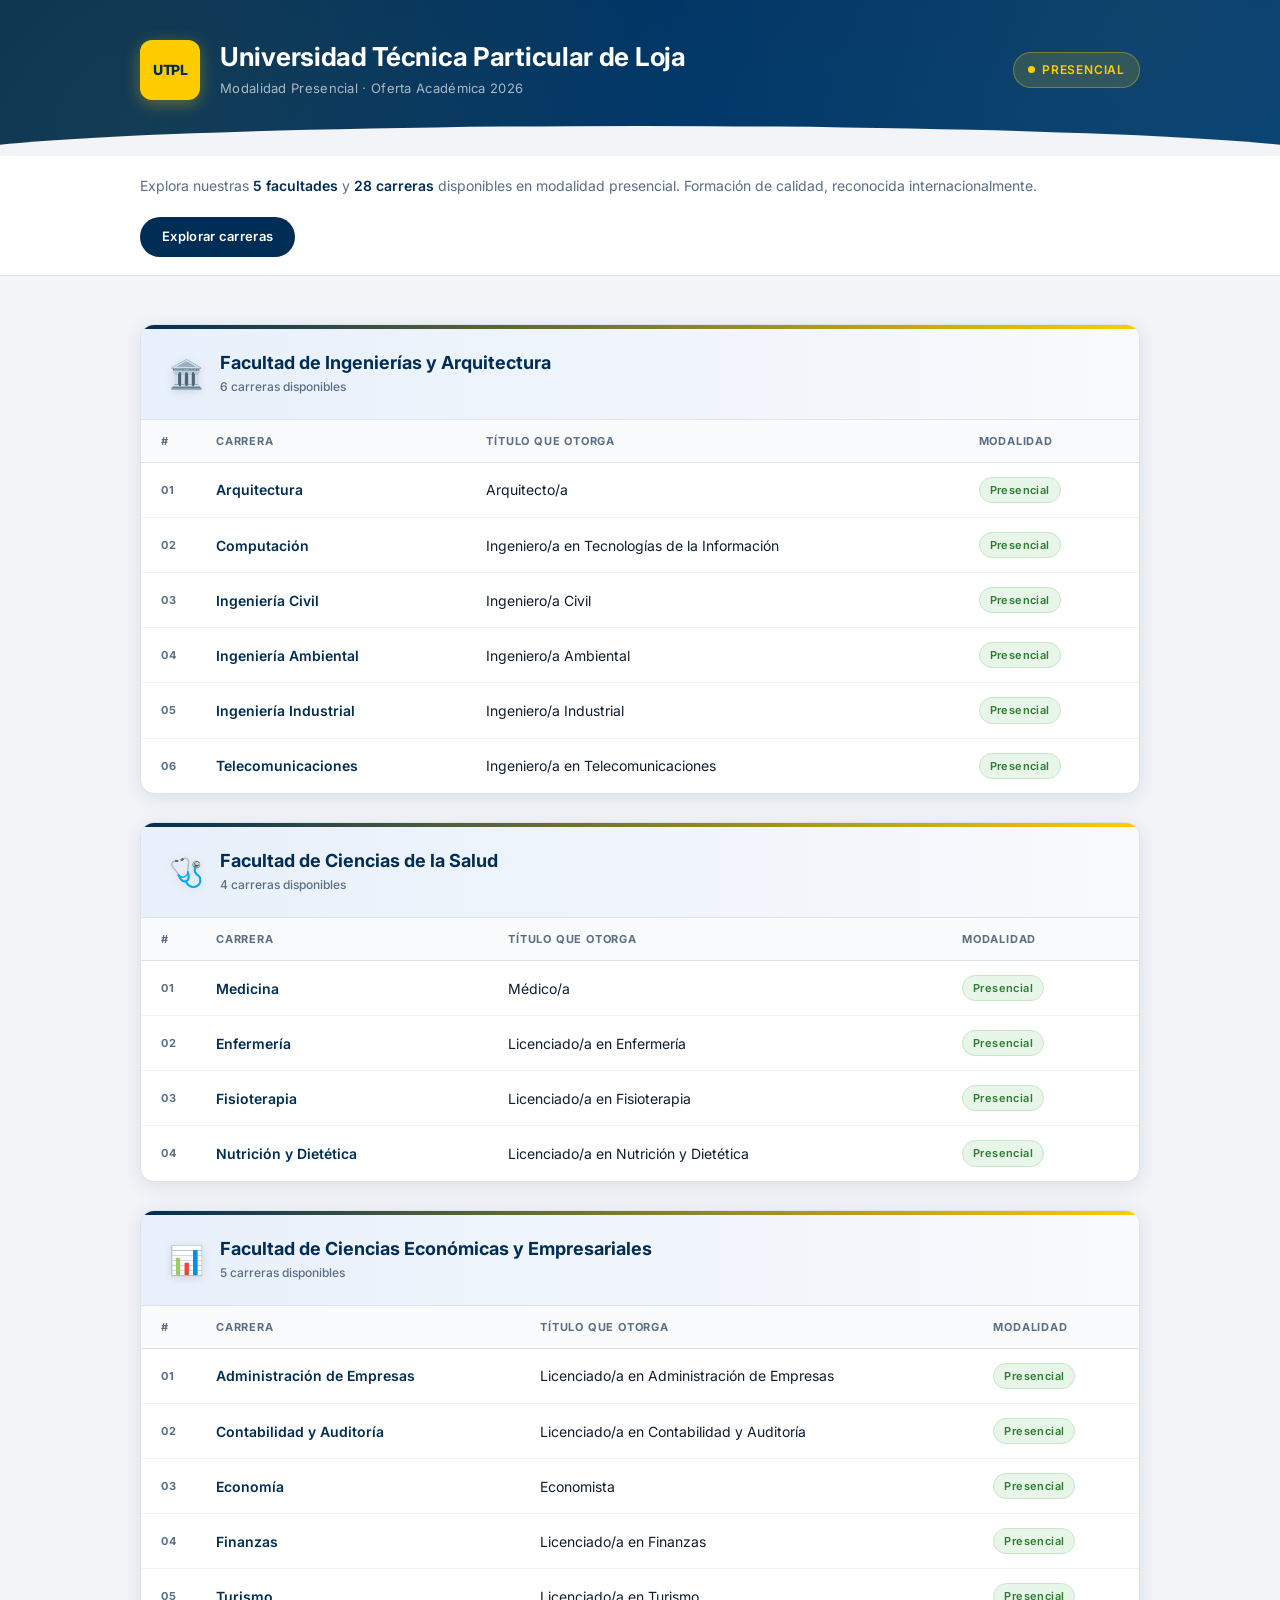
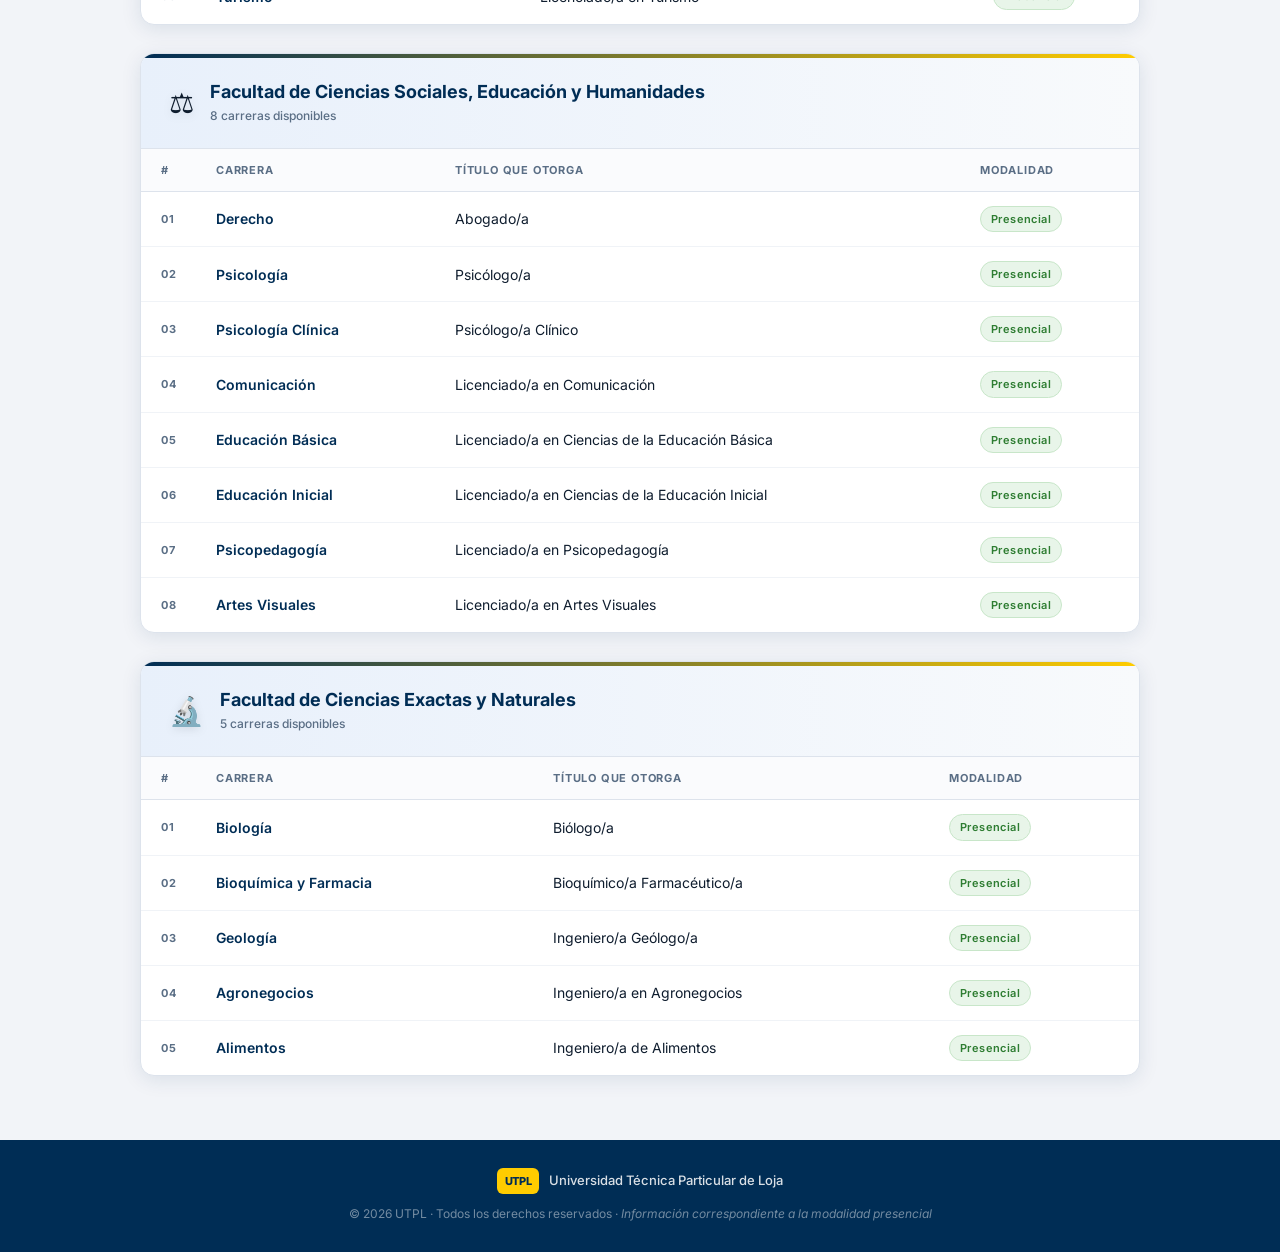
<file: index.html>
<!DOCTYPE html>
<html lang="es">

<head>
  <meta charset="UTF-8" />
  <meta name="viewport" content="width=device-width, initial-scale=1.0" />
  <meta name="description"
    content="Oferta académica presencial de la Universidad Técnica Particular de Loja (UTPL), organizada por facultades." />
  <title>Oferta Académica Presencial | UTPL</title>
  <link rel="preconnect" href="https://fonts.googleapis.com" />
  <link rel="preconnect" href="https://fonts.gstatic.com" crossorigin />
  <link href="https://fonts.googleapis.com/css2?family=Inter:wght@300;400;500;600;700;800&display=swap"
    rel="stylesheet" />
  <link rel="stylesheet" href="style.css" />
</head>

<body>

  <!-- ═══════════════════════════════ HEADER ═══════════════════════════════ -->
  <header class="header" id="inicio">
    <div class="header-inner container">
      <div class="header-brand">
        <div class="header-logo-mark" aria-hidden="true">
          <span>UTPL</span>
        </div>
        <div class="header-text">
          <h1 class="header-title">Universidad Técnica Particular de Loja</h1>
          <p class="header-subtitle">Modalidad Presencial · Oferta Académica 2026</p>
        </div>
      </div>
      <div class="header-badge">
        <span class="badge-dot" aria-hidden="true"></span>
        Presencial
      </div>
    </div>
    <div class="header-wave" aria-hidden="true"></div>
  </header>

  <!-- ═══════════════════════════════ HERO STRIP ════════════════════════════ -->
  <section class="hero-strip" aria-label="Introducción">
    <div class="container hero-strip-inner">
      <p class="hero-strip-text">
        Explora nuestras <strong>5 facultades</strong> y <strong>28 carreras</strong> disponibles en modalidad
        presencial. Formación de calidad, reconocida internacionalmente.
      </p>
      <a href="#facultades" class="hero-cta" id="btn-explorar">Explorar carreras</a>
    </div>
  </section>

  <!-- ═══════════════════════════════ MAIN ════════════════════════════════ -->
  <main id="facultades" class="main container">

    <!-- ── Facultad 1: Ingenierías y Arquitectura ── -->
    <article class="faculty-card" id="fac-ingenierias">
      <header class="faculty-header">
        <div class="faculty-icon" aria-hidden="true">🏛️</div>
        <div>
          <h2 class="faculty-name">Facultad de Ingenierías y Arquitectura</h2>
          <p class="faculty-count">6 carreras disponibles</p>
        </div>
      </header>
      <div class="table-wrap">
        <table>
          <thead>
            <tr>
              <th scope="col">#</th>
              <th scope="col">Carrera</th>
              <th scope="col">Título que otorga</th>
              <th scope="col">Modalidad</th>
            </tr>
          </thead>
          <tbody>
            <tr>
              <td class="row-num">01</td>
              <td class="career-name">Arquitectura</td>
              <td>Arquitecto/a</td>
              <td><span class="badge-presencial">Presencial</span></td>
            </tr>
            <tr>
              <td class="row-num">02</td>
              <td class="career-name">Computación</td>
              <td>Ingeniero/a en Tecnologías de la Información</td>
              <td><span class="badge-presencial">Presencial</span></td>
            </tr>
            <tr>
              <td class="row-num">03</td>
              <td class="career-name">Ingeniería Civil</td>
              <td>Ingeniero/a Civil</td>
              <td><span class="badge-presencial">Presencial</span></td>
            </tr>
            <tr>
              <td class="row-num">04</td>
              <td class="career-name">Ingeniería Ambiental</td>
              <td>Ingeniero/a Ambiental</td>
              <td><span class="badge-presencial">Presencial</span></td>
            </tr>
            <tr>
              <td class="row-num">05</td>
              <td class="career-name">Ingeniería Industrial</td>
              <td>Ingeniero/a Industrial</td>
              <td><span class="badge-presencial">Presencial</span></td>
            </tr>
            <tr>
              <td class="row-num">06</td>
              <td class="career-name">Telecomunicaciones</td>
              <td>Ingeniero/a en Telecomunicaciones</td>
              <td><span class="badge-presencial">Presencial</span></td>
            </tr>
          </tbody>
        </table>
      </div>
    </article>

    <!-- ── Facultad 2: Ciencias de la Salud ── -->
    <article class="faculty-card" id="fac-salud">
      <header class="faculty-header">
        <div class="faculty-icon" aria-hidden="true">🩺</div>
        <div>
          <h2 class="faculty-name">Facultad de Ciencias de la Salud</h2>
          <p class="faculty-count">4 carreras disponibles</p>
        </div>
      </header>
      <div class="table-wrap">
        <table>
          <thead>
            <tr>
              <th scope="col">#</th>
              <th scope="col">Carrera</th>
              <th scope="col">Título que otorga</th>
              <th scope="col">Modalidad</th>
            </tr>
          </thead>
          <tbody>
            <tr>
              <td class="row-num">01</td>
              <td class="career-name">Medicina</td>
              <td>Médico/a</td>
              <td><span class="badge-presencial">Presencial</span></td>
            </tr>
            <tr>
              <td class="row-num">02</td>
              <td class="career-name">Enfermería</td>
              <td>Licenciado/a en Enfermería</td>
              <td><span class="badge-presencial">Presencial</span></td>
            </tr>
            <tr>
              <td class="row-num">03</td>
              <td class="career-name">Fisioterapia</td>
              <td>Licenciado/a en Fisioterapia</td>
              <td><span class="badge-presencial">Presencial</span></td>
            </tr>
            <tr>
              <td class="row-num">04</td>
              <td class="career-name">Nutrición y Dietética</td>
              <td>Licenciado/a en Nutrición y Dietética</td>
              <td><span class="badge-presencial">Presencial</span></td>
            </tr>
          </tbody>
        </table>
      </div>
    </article>

    <!-- ── Facultad 3: Ciencias Económicas y Empresariales ── -->
    <article class="faculty-card" id="fac-economicas">
      <header class="faculty-header">
        <div class="faculty-icon" aria-hidden="true">📊</div>
        <div>
          <h2 class="faculty-name">Facultad de Ciencias Económicas y Empresariales</h2>
          <p class="faculty-count">5 carreras disponibles</p>
        </div>
      </header>
      <div class="table-wrap">
        <table>
          <thead>
            <tr>
              <th scope="col">#</th>
              <th scope="col">Carrera</th>
              <th scope="col">Título que otorga</th>
              <th scope="col">Modalidad</th>
            </tr>
          </thead>
          <tbody>
            <tr>
              <td class="row-num">01</td>
              <td class="career-name">Administración de Empresas</td>
              <td>Licenciado/a en Administración de Empresas</td>
              <td><span class="badge-presencial">Presencial</span></td>
            </tr>
            <tr>
              <td class="row-num">02</td>
              <td class="career-name">Contabilidad y Auditoría</td>
              <td>Licenciado/a en Contabilidad y Auditoría</td>
              <td><span class="badge-presencial">Presencial</span></td>
            </tr>
            <tr>
              <td class="row-num">03</td>
              <td class="career-name">Economía</td>
              <td>Economista</td>
              <td><span class="badge-presencial">Presencial</span></td>
            </tr>
            <tr>
              <td class="row-num">04</td>
              <td class="career-name">Finanzas</td>
              <td>Licenciado/a en Finanzas</td>
              <td><span class="badge-presencial">Presencial</span></td>
            </tr>
            <tr>
              <td class="row-num">05</td>
              <td class="career-name">Turismo</td>
              <td>Licenciado/a en Turismo</td>
              <td><span class="badge-presencial">Presencial</span></td>
            </tr>
          </tbody>
        </table>
      </div>
    </article>

    <!-- ── Facultad 4: Ciencias Sociales, Educación y Humanidades ── -->
    <article class="faculty-card" id="fac-sociales">
      <header class="faculty-header">
        <div class="faculty-icon" aria-hidden="true">⚖️</div>
        <div>
          <h2 class="faculty-name">Facultad de Ciencias Sociales, Educación y Humanidades</h2>
          <p class="faculty-count">8 carreras disponibles</p>
        </div>
      </header>
      <div class="table-wrap">
        <table>
          <thead>
            <tr>
              <th scope="col">#</th>
              <th scope="col">Carrera</th>
              <th scope="col">Título que otorga</th>
              <th scope="col">Modalidad</th>
            </tr>
          </thead>
          <tbody>
            <tr>
              <td class="row-num">01</td>
              <td class="career-name">Derecho</td>
              <td>Abogado/a</td>
              <td><span class="badge-presencial">Presencial</span></td>
            </tr>
            <tr>
              <td class="row-num">02</td>
              <td class="career-name">Psicología</td>
              <td>Psicólogo/a</td>
              <td><span class="badge-presencial">Presencial</span></td>
            </tr>
            <tr>
              <td class="row-num">03</td>
              <td class="career-name">Psicología Clínica</td>
              <td>Psicólogo/a Clínico</td>
              <td><span class="badge-presencial">Presencial</span></td>
            </tr>
            <tr>
              <td class="row-num">04</td>
              <td class="career-name">Comunicación</td>
              <td>Licenciado/a en Comunicación</td>
              <td><span class="badge-presencial">Presencial</span></td>
            </tr>
            <tr>
              <td class="row-num">05</td>
              <td class="career-name">Educación Básica</td>
              <td>Licenciado/a en Ciencias de la Educación Básica</td>
              <td><span class="badge-presencial">Presencial</span></td>
            </tr>
            <tr>
              <td class="row-num">06</td>
              <td class="career-name">Educación Inicial</td>
              <td>Licenciado/a en Ciencias de la Educación Inicial</td>
              <td><span class="badge-presencial">Presencial</span></td>
            </tr>
            <tr>
              <td class="row-num">07</td>
              <td class="career-name">Psicopedagogía</td>
              <td>Licenciado/a en Psicopedagogía</td>
              <td><span class="badge-presencial">Presencial</span></td>
            </tr>
            <tr>
              <td class="row-num">08</td>
              <td class="career-name">Artes Visuales</td>
              <td>Licenciado/a en Artes Visuales</td>
              <td><span class="badge-presencial">Presencial</span></td>
            </tr>
          </tbody>
        </table>
      </div>
    </article>

    <!-- ── Facultad 5: Ciencias Exactas y Naturales ── -->
    <article class="faculty-card" id="fac-exactas">
      <header class="faculty-header">
        <div class="faculty-icon" aria-hidden="true">🔬</div>
        <div>
          <h2 class="faculty-name">Facultad de Ciencias Exactas y Naturales</h2>
          <p class="faculty-count">5 carreras disponibles</p>
        </div>
      </header>
      <div class="table-wrap">
        <table>
          <thead>
            <tr>
              <th scope="col">#</th>
              <th scope="col">Carrera</th>
              <th scope="col">Título que otorga</th>
              <th scope="col">Modalidad</th>
            </tr>
          </thead>
          <tbody>
            <tr>
              <td class="row-num">01</td>
              <td class="career-name">Biología</td>
              <td>Biólogo/a</td>
              <td><span class="badge-presencial">Presencial</span></td>
            </tr>
            <tr>
              <td class="row-num">02</td>
              <td class="career-name">Bioquímica y Farmacia</td>
              <td>Bioquímico/a Farmacéutico/a</td>
              <td><span class="badge-presencial">Presencial</span></td>
            </tr>
            <tr>
              <td class="row-num">03</td>
              <td class="career-name">Geología</td>
              <td>Ingeniero/a Geólogo/a</td>
              <td><span class="badge-presencial">Presencial</span></td>
            </tr>
            <tr>
              <td class="row-num">04</td>
              <td class="career-name">Agronegocios</td>
              <td>Ingeniero/a en Agronegocios</td>
              <td><span class="badge-presencial">Presencial</span></td>
            </tr>
            <tr>
              <td class="row-num">05</td>
              <td class="career-name">Alimentos</td>
              <td>Ingeniero/a de Alimentos</td>
              <td><span class="badge-presencial">Presencial</span></td>
            </tr>
          </tbody>
        </table>
      </div>
    </article>

  </main>

  <!-- ═══════════════════════════════ FOOTER ════════════════════════════════ -->
  <footer class="footer" id="footer">
    <div class="container footer-inner">
      <div class="footer-brand">
        <span class="footer-logo-mark">UTPL</span>
        <span class="footer-name">Universidad Técnica Particular de Loja</span>
      </div>
      <p class="footer-copy">
        &copy; 2026 UTPL · Todos los derechos reservados ·
        <span class="footer-note">Información correspondiente a la modalidad presencial</span>
      </p>
    </div>
  </footer>

</body>

</html>
</file>
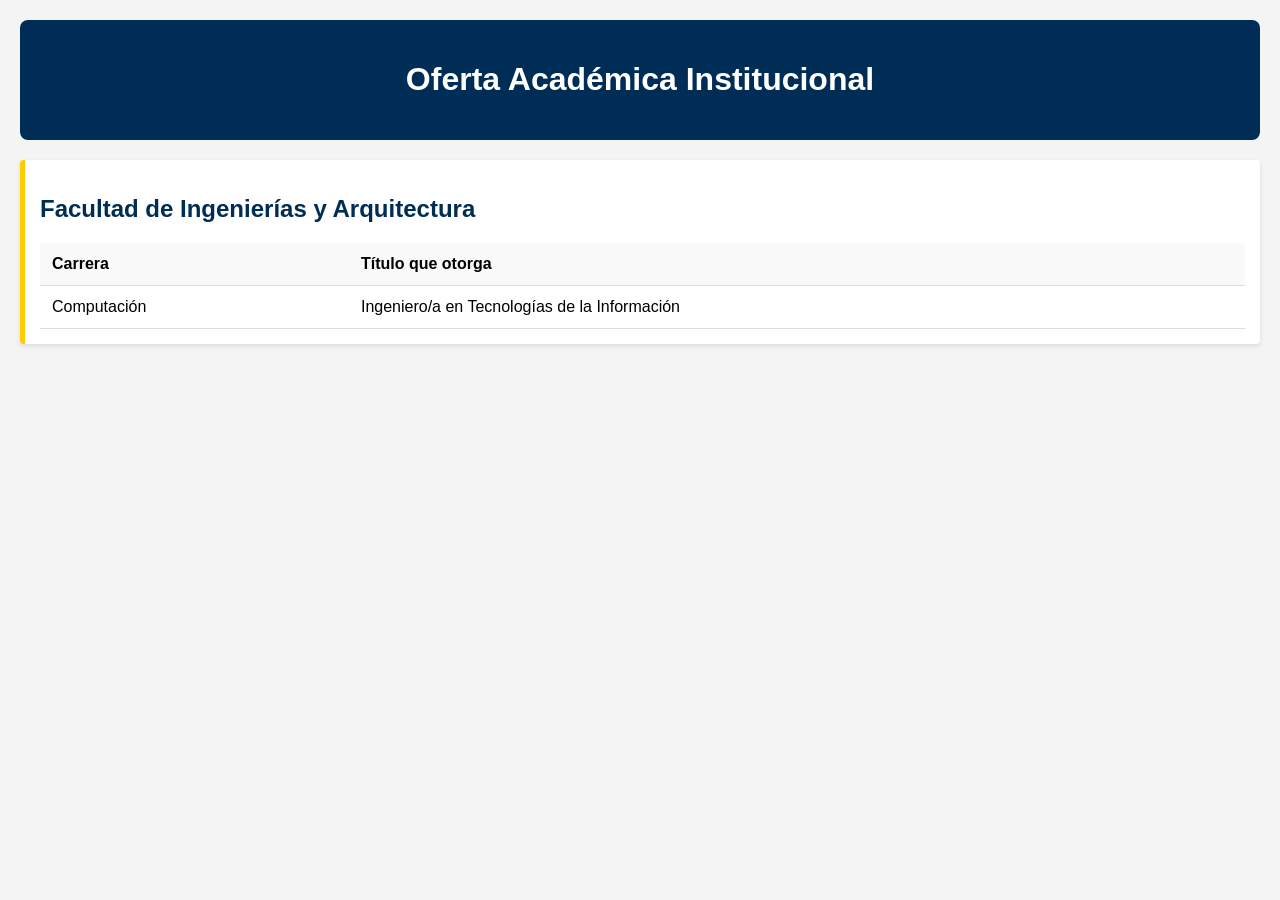
<file: docs/index.html>
<!DOCTYPE html>
<html lang="es">

<head>
    <meta charset="UTF-8">
    <title>Oferta Académica - UTPL</title>
    <style>
        body {
            font-family: sans-serif;
            margin: 0;
            padding: 20px;
            background-color: #f4f4f4;
        }

        header {
            background: #002d55;
            color: white;
            padding: 20px;
            text-align: center;
            border-radius: 8px;
        }

        .facultad {
            background: white;
            margin: 20px 0;
            padding: 15px;
            border-left: 5px solid #ffcc00;
            border-radius: 4px;
            box-shadow: 0 2px 5px rgba(0, 0, 0, 0.1);
        }

        h2 {
            color: #002d55;
        }

        table {
            width: 100%;
            border-collapse: collapse;
            margin-top: 10px;
        }

        th,
        td {
            text-align: left;
            padding: 12px;
            border-bottom: 1px solid #ddd;
        }

        th {
            background-color: #f9f9f9;
        }
    </style>
</head>

<body>

    <header>
        <h1>Oferta Académica Institucional</h1>
    </header>

    <section class="facultad">
        <h2>Facultad de Ingenierías y Arquitectura</h2>
        <table>
            <tr>
                <th>Carrera</th>
                <th>Título que otorga</th>
            </tr>
            <tr>
                <td>Computación</td>
                <td>Ingeniero/a en Tecnologías de la Información</td>
            </tr>
        </table>
    </section>

</body>

</html>
</file>
<file: style.css>
/* ═══════════════════════════════════════════════════════
   UTPL · Oferta Académica Presencial
   Paleta institucional: #002d55 (azul) | #ffcc00 (dorado)
   ═══════════════════════════════════════════════════════ */

/* ── Variables ─────────────────────────────────────────── */
:root {
  --blue:         #002d55;
  --blue-mid:     #003f7a;
  --blue-light:   #e8f0fb;
  --gold:         #ffcc00;
  --gold-dark:    #e6b800;
  --bg:           #f2f4f8;
  --surface:      #ffffff;
  --text-primary: #0f1d2e;
  --text-muted:   #5a6e85;
  --border:       #dde3ec;
  --radius-lg:    14px;
  --radius-md:    8px;
  --shadow-sm:    0 1px 4px rgba(0,0,0,.06);
  --shadow-md:    0 4px 20px rgba(0,45,85,.10);
  --shadow-lg:    0 10px 40px rgba(0,45,85,.14);
  --transition:   0.22s ease;
}

/* ── Reset & Base ───────────────────────────────────────── */
*, *::before, *::after {
  box-sizing: border-box;
  margin: 0;
  padding: 0;
}

html {
  scroll-behavior: smooth;
}

body {
  font-family: 'Inter', system-ui, -apple-system, sans-serif;
  background-color: var(--bg);
  color: var(--text-primary);
  line-height: 1.65;
  -webkit-font-smoothing: antialiased;
}

/* ── Layout ─────────────────────────────────────────────── */
.container {
  width: 100%;
  max-width: 1080px;
  margin-inline: auto;
  padding-inline: clamp(16px, 4vw, 40px);
}

/* ══════════════════════════════════════════════════════════
   HEADER
   ══════════════════════════════════════════════════════════ */
.header {
  background: linear-gradient(135deg, var(--blue) 0%, var(--blue-mid) 100%);
  position: relative;
  overflow: hidden;
  padding-top: 40px;
  padding-bottom: 56px; /* extra space for wave */
}

/* subtle geometric pattern */
.header::before {
  content: '';
  position: absolute;
  inset: 0;
  background-image:
    radial-gradient(circle at 10% 80%, rgba(255,204,0,.08) 0%, transparent 50%),
    radial-gradient(circle at 90% 20%, rgba(255,204,0,.06) 0%, transparent 45%);
  pointer-events: none;
}

.header-inner {
  position: relative;
  z-index: 1;
  display: flex;
  align-items: center;
  justify-content: space-between;
  gap: 24px;
  flex-wrap: wrap;
}

.header-brand {
  display: flex;
  align-items: center;
  gap: 20px;
}

.header-logo-mark {
  flex-shrink: 0;
  width: 60px;
  height: 60px;
  border-radius: 12px;
  background: var(--gold);
  display: flex;
  align-items: center;
  justify-content: center;
  box-shadow: 0 4px 16px rgba(255,204,0,.35);
}

.header-logo-mark span {
  font-size: 14px;
  font-weight: 800;
  color: var(--blue);
  letter-spacing: -0.5px;
}

.header-title {
  font-size: clamp(18px, 3vw, 26px);
  font-weight: 700;
  color: #ffffff;
  line-height: 1.25;
  letter-spacing: -0.3px;
}

.header-subtitle {
  font-size: 13px;
  font-weight: 400;
  color: rgba(255,255,255,.65);
  margin-top: 4px;
  letter-spacing: 0.3px;
}

.header-badge {
  display: inline-flex;
  align-items: center;
  gap: 7px;
  background: rgba(255,204,0,.15);
  border: 1px solid rgba(255,204,0,.35);
  color: var(--gold);
  font-size: 12px;
  font-weight: 600;
  letter-spacing: 0.8px;
  text-transform: uppercase;
  padding: 7px 14px;
  border-radius: 100px;
  flex-shrink: 0;
}

.badge-dot {
  width: 7px;
  height: 7px;
  background: var(--gold);
  border-radius: 50%;
  animation: pulse 2s ease-in-out infinite;
}

@keyframes pulse {
  0%, 100% { opacity: 1; transform: scale(1); }
  50%       { opacity: .5; transform: scale(.8); }
}

/* Wave divider */
.header-wave {
  position: absolute;
  bottom: -2px;
  left: 0;
  width: 100%;
  height: 32px;
  background: var(--bg);
  clip-path: ellipse(55% 100% at 50% 100%);
}

/* ══════════════════════════════════════════════════════════
   HERO STRIP
   ══════════════════════════════════════════════════════════ */
.hero-strip {
  background: var(--surface);
  border-bottom: 1px solid var(--border);
  padding: 18px 0;
}

.hero-strip-inner {
  display: flex;
  align-items: center;
  justify-content: space-between;
  gap: 20px;
  flex-wrap: wrap;
}

.hero-strip-text {
  font-size: 14px;
  color: var(--text-muted);
}

.hero-strip-text strong {
  color: var(--blue);
  font-weight: 600;
}

.hero-cta {
  display: inline-block;
  background: var(--blue);
  color: #fff;
  font-size: 13px;
  font-weight: 600;
  padding: 9px 22px;
  border-radius: 100px;
  text-decoration: none;
  letter-spacing: 0.3px;
  transition: background var(--transition), transform var(--transition), box-shadow var(--transition);
  white-space: nowrap;
}

.hero-cta:hover {
  background: var(--blue-mid);
  transform: translateY(-1px);
  box-shadow: 0 6px 20px rgba(0,45,85,.25);
}

/* ══════════════════════════════════════════════════════════
   MAIN
   ══════════════════════════════════════════════════════════ */
.main {
  padding-block: 48px;
  display: flex;
  flex-direction: column;
  gap: 28px;
}

/* ══════════════════════════════════════════════════════════
   FACULTY CARD
   ══════════════════════════════════════════════════════════ */
.faculty-card {
  background: var(--surface);
  border-radius: var(--radius-lg);
  box-shadow: var(--shadow-md);
  overflow: hidden;
  border: 1px solid var(--border);
  transition: box-shadow var(--transition), transform var(--transition);
}

.faculty-card:hover {
  box-shadow: var(--shadow-lg);
  transform: translateY(-2px);
}

/* Coloured top accent */
.faculty-card::before {
  content: '';
  display: block;
  height: 4px;
  background: linear-gradient(90deg, var(--blue) 0%, var(--gold) 100%);
}

/* ── Faculty Header ─────────────────────────────────────── */
.faculty-header {
  display: flex;
  align-items: center;
  gap: 16px;
  padding: 22px 28px;
  border-bottom: 1px solid var(--border);
  background: linear-gradient(90deg, var(--blue-light) 0%, #f8fafc 100%);
}

.faculty-icon {
  font-size: 28px;
  line-height: 1;
  flex-shrink: 0;
  filter: drop-shadow(0 2px 4px rgba(0,0,0,.1));
}

.faculty-name {
  font-size: clamp(15px, 2vw, 18px);
  font-weight: 700;
  color: var(--blue);
  line-height: 1.3;
}

.faculty-count {
  font-size: 12px;
  color: var(--text-muted);
  margin-top: 3px;
  font-weight: 500;
}

/* ── Table ──────────────────────────────────────────────── */
.table-wrap {
  overflow-x: auto;
  -webkit-overflow-scrolling: touch;
}

table {
  width: 100%;
  border-collapse: collapse;
}

thead tr {
  background: #fafbfd;
}

th {
  padding: 12px 20px;
  font-size: 11px;
  font-weight: 700;
  text-transform: uppercase;
  letter-spacing: 0.8px;
  color: var(--text-muted);
  text-align: left;
  border-bottom: 1px solid var(--border);
  white-space: nowrap;
}

td {
  padding: 14px 20px;
  font-size: 14px;
  color: var(--text-primary);
  border-bottom: 1px solid #f0f3f7;
  vertical-align: middle;
}

tbody tr:last-child td {
  border-bottom: none;
}

tbody tr {
  transition: background var(--transition);
}

tbody tr:hover {
  background: #f5f8ff;
}

/* row number */
.row-num {
  font-size: 11px;
  font-weight: 700;
  color: var(--text-muted);
  letter-spacing: 0.5px;
  width: 40px;
}

/* career name */
.career-name {
  font-weight: 600;
  color: var(--blue);
}

/* badge */
.badge-presencial {
  display: inline-flex;
  align-items: center;
  padding: 3px 10px;
  background: #e8f5e9;
  color: #2e7d32;
  border-radius: 100px;
  font-size: 11px;
  font-weight: 600;
  letter-spacing: 0.4px;
  white-space: nowrap;
  border: 1px solid #c8e6c9;
}

/* ══════════════════════════════════════════════════════════
   FOOTER
   ══════════════════════════════════════════════════════════ */
.footer {
  background: var(--blue);
  color: rgba(255,255,255,.65);
  padding: 28px 0;
  margin-top: 16px;
}

.footer-inner {
  display: flex;
  flex-direction: column;
  align-items: center;
  gap: 10px;
  text-align: center;
}

.footer-brand {
  display: flex;
  align-items: center;
  gap: 10px;
}

.footer-logo-mark {
  background: var(--gold);
  color: var(--blue);
  font-size: 11px;
  font-weight: 800;
  padding: 4px 8px;
  border-radius: 6px;
  letter-spacing: -0.3px;
}

.footer-name {
  font-size: 13px;
  font-weight: 500;
  color: rgba(255,255,255,.85);
}

.footer-copy {
  font-size: 12px;
  color: rgba(255,255,255,.45);
}

.footer-note {
  font-style: italic;
}

/* ══════════════════════════════════════════════════════════
   RESPONSIVE
   ══════════════════════════════════════════════════════════ */
@media (max-width: 640px) {
  .header-badge {
    display: none; /* simplify on very small screens */
  }

  .header-brand {
    gap: 14px;
  }

  .header-logo-mark {
    width: 48px;
    height: 48px;
  }

  .faculty-header {
    padding: 16px 18px;
  }

  th, td {
    padding: 11px 14px;
  }

  /* hide # column on small screens */
  th:first-child,
  td:first-child {
    display: none;
  }

  /* hide Modalidad column on small screens */
  th:last-child,
  td:last-child {
    display: none;
  }
}

@media (max-width: 420px) {
  .hero-strip-inner {
    flex-direction: column;
    align-items: flex-start;
  }
}
</file>
